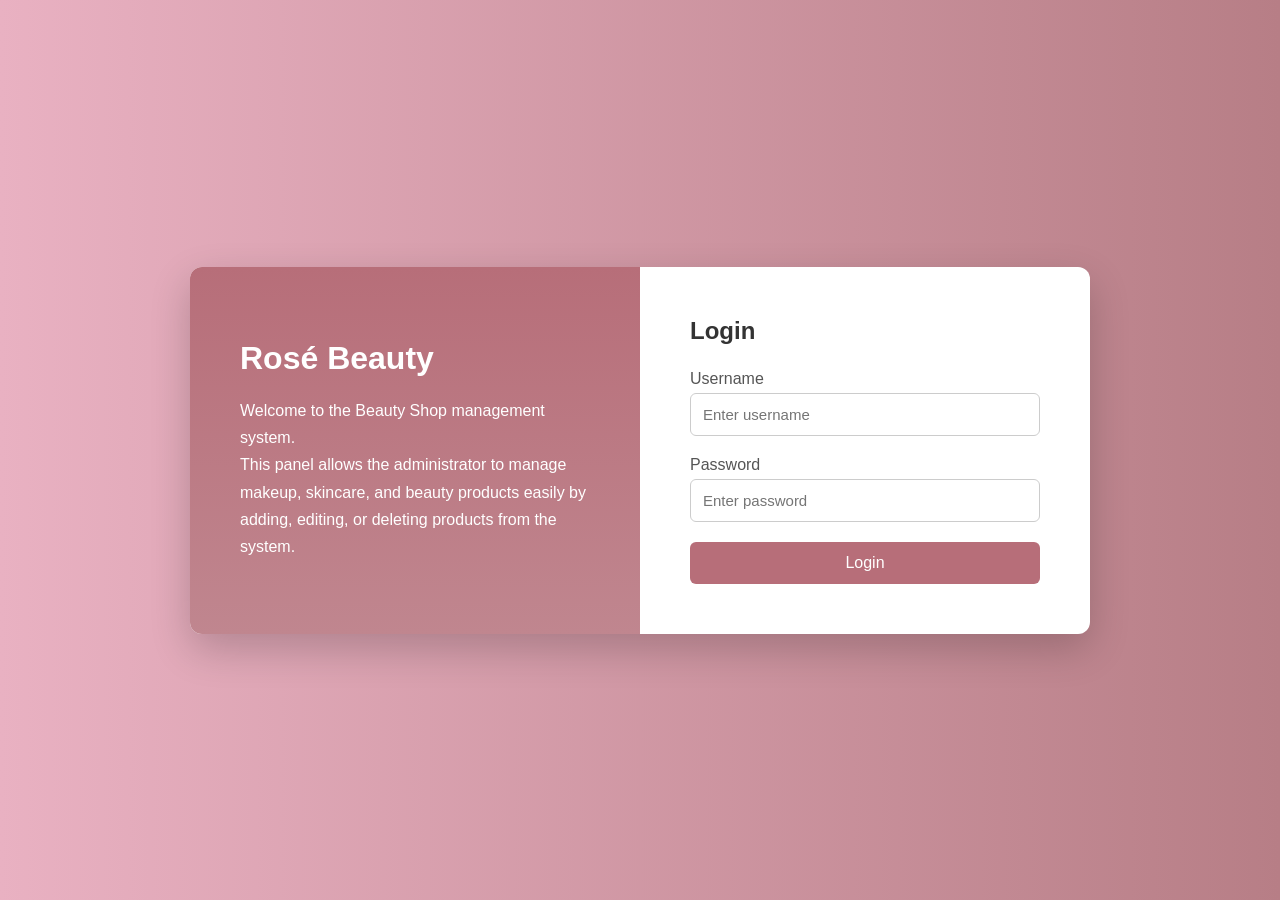
<file: login.html>
<!DOCTYPE html>
<html lang="en">
<head>
<meta charset="UTF-8">
<title>Login | Beauty Shop</title>

<style>
*{
    margin:0;
    padding:0;
    box-sizing:border-box;
    font-family: Arial, Helvetica, sans-serif;
}

body{
    height:100vh;
    background: linear-gradient(to right, #e9b1c2, #b77e86);
    display:flex;
    justify-content:center;
    align-items:center;
}

.container{
    width:900px;
    background:white;
    display:flex;
    border-radius:12px;
    overflow:hidden;
    box-shadow:0 15px 40px rgba(0,0,0,0.2);
}

/* LEFT SIDE */
.info{
    width:50%;
    background: linear-gradient(to bottom, #b76e79, #c0868f);
    color:white;
    padding:50px;
    display:flex;
    flex-direction:column;
    justify-content:center;
}

.info h1{
    font-size:32px;
    margin-bottom:20px;
}

.info p{
    font-size:16px;
    line-height:1.7;
}

/* RIGHT SIDE */
.login{
    width:50%;
    padding:50px;
}

.login h2{
    margin-bottom:25px;
    color:#333;
}

.login label{
    display:block;
    margin-bottom:5px;
    color:#555;
}

.login input{
    width:100%;
    padding:12px;
    margin-bottom:20px;
    border:1px solid #ccc;
    border-radius:6px;
    font-size:15px;
}

.login button{
    width:100%;
    padding:12px;
    background:#b76e79;
    color:white;
    border:none;
    border-radius:6px;
    font-size:16px;
    cursor:pointer;
}

.login button:hover{
    background:#ba8c93;
}
</style>
</head>

<body>

<div class="container">

    <!-- LEFT -->
    <div class="info">
        <h1>Rosé Beauty</h1>
        <p>
            Welcome to the Beauty Shop management system.<br>
            This panel allows the administrator to manage makeup,
            skincare, and beauty products easily by adding, editing,
            or deleting products from the system.
        </p>
    </div>

    <!-- RIGHT -->
    <div class="login">
        <h2>Login</h2>

        <form method="post" action="login.php">
            <label>Username</label>
            <input type="text" name="username" placeholder="Enter username">

            <label>Password</label>
            <input type="password" name="password" placeholder="Enter password">

            <button type="submit">Login</button>
        </form>
    </div>

</div>

</body>
</html>
</file>
